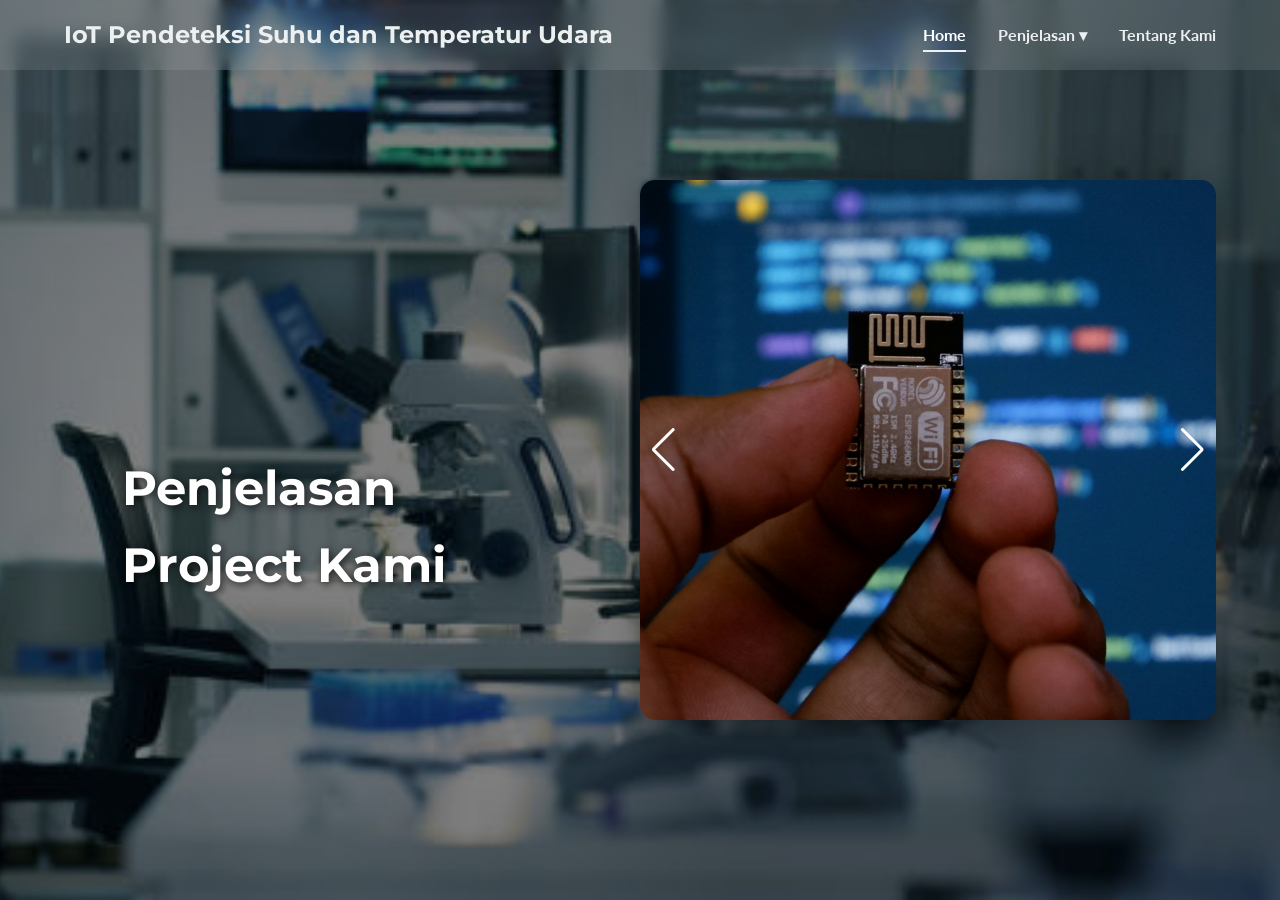
<file: index.html>
<!DOCTYPE html>
<html lang="id">
<head>
    <meta charset="UTF-8">
    <meta name="viewport" content="width=device-width, initial-scale=1.0">
    <title>Proyek Monitoring Suhu & Kelembaban IoT</title>
    
    <link rel="preconnect" href="https://fonts.googleapis.com">
    <link rel="preconnect" href="https://fonts.gstatic.com" crossorigin>
    <link href="https://fonts.googleapis.com/css2?family=Lato:wght@400;700&family=Montserrat:wght@700&display=swap" rel="stylesheet">
    
    <link rel="stylesheet" href="https://cdn.jsdelivr.net/npm/swiper@11/swiper-bundle.min.css"/>
    
    <link rel="stylesheet" href="css/style.css">
</head>
<body>
    <header class="main-header">
        <nav class="navbar">
            <a href="index.html" class="nav-logo">IoT Pendeteksi Suhu dan Temperatur Udara</a>
            <ul class="nav-menu">
                <li class="nav-item"><a href="index.html" class="nav-link active">Home</a></li>
                <li class="nav-item dropdown">
                    <a href="#" class="nav-link">Penjelasan ▾</a>
                    <ul class="dropdown-menu">
                        <li><a href="project.html">Tentang Project</a></li>
                        <li><a href="hardware.html">Hardware</a></li>
                        <li><a href="wiring.html">Wiring</a></li>
                        <li><a href="software.html">Software</a></li>
                    </ul>
                </li>
                <li class="nav-item"><a href="about.html" class="nav-link">Tentang Kami</a></li>
            </ul>
            <div class="hamburger">
                <span class="bar"></span>
                <span class="bar"></span>
                <span class="bar"></span>
            </div>
        </nav>
    </header>

    <main class="hero-section">
        <div class="slider-container">
            <h1 class="slider-title" id="slider-title-text"></h1>

            <div class="swiper">
                <div class="swiper-wrapper">
                    <div class="swiper-slide" data-title="Penjelasan Project Kami">
                        <a href="project.html"><img src="images/slider-project.jpg" alt="Ilustrasi Proyek IoT"></a>
                    </div>
                    <div class="swiper-slide" data-title="Komponen Hardware">
                        <a href="hardware.html"><img src="images/slider-hardware.jpg" alt="Komponen Hardware"></a>
                    </div>
                    <div class="swiper-slide" data-title="Rangkaian & Wiring">
                        <a href="wiring.html"><img src="images/slider-wiring.jpg" alt="Diagram Wiring"></a>
                    </div>
                    <div class="swiper-slide" data-title="Penggunaan Software">
                        <a href="software.html"><img src="images/slider-software.jpg" alt="Tampilan Software"></a>
                    </div>
                </div>
                <div class="swiper-button-prev"></div>
                <div class="swiper-button-next"></div>
            </div>
        </div>
    </main>

    <script src="https://cdn.jsdelivr.net/npm/swiper@11/swiper-bundle.min.js"></script>
    <script src="js/script.js"></script>
</body>
</html>
</file>
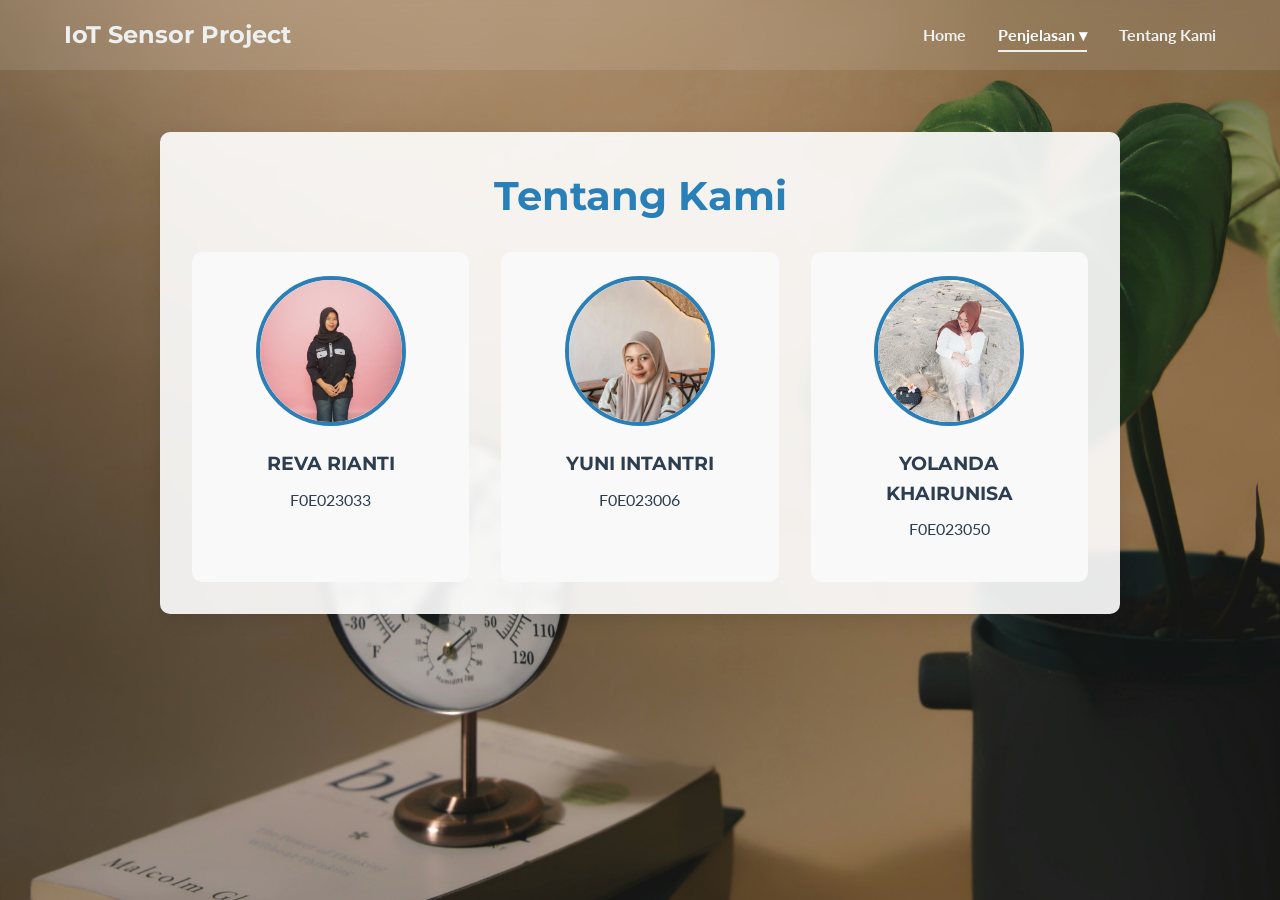
<file: about.html>
<!DOCTYPE html>
<html lang="id">
<head>
    <meta charset="UTF-8">
    <meta name="viewport" content="width=device-width, initial-scale=1.0">
    <title>Tentang Kami - Project IoT</title>
    <link rel="preconnect" href="https://fonts.googleapis.com">
    <link rel="preconnect" href="https://fonts.gstatic.com" crossorigin>
    <link href="https://fonts.googleapis.com/css2?family=Lato:wght@400;700&family=Montserrat:wght@700&display=swap" rel="stylesheet">
    <link rel="stylesheet" href="css/style.css">
</head>
<body class="page-background">
    <header class="main-header">
        <nav class="navbar">
            <a href="index.html" class="nav-logo">IoT Sensor Project</a>
            <ul class="nav-menu">
                <li class="nav-item"><a href="index.html" class="nav-link">Home</a></li>
                <li class="nav-item dropdown">
                    <a href="#" class="nav-link active">Penjelasan ▾</a>
                    <ul class="dropdown-menu">
                        <li><a href="project.html">Tentang Project</a></li>
                        <li><a href="hardware.html">Hardware</a></li>
                        <li><a href="wiring.html">Wiring</a></li>
                        <li><a href="software.html">Software</a></li>
                    </ul>
                </li>
                <li class="nav-item"><a href="about.html" class="nav-link">Tentang Kami</a></li>
            </ul>
            <div class="hamburger">
                <span class="bar"></span>
                <span class="bar"></span>
                <span class="bar"></span>
            </div>
        </nav>
    </header>

    <main class="content-page">
        <div class="container">
            <section class="content-section">
                <h1>Tentang Kami</h1>
                <div class="profile-container">
                    <div class="profile-card">
                        <img src="images/profil-1.jpg" alt="Foto Anggota 1" class="profile-pic">
                        <h3>REVA RIANTI</h3>
                        <p>F0E023033</p>
                    </div>
                    <div class="profile-card">
                        <img src="images/profil-2.jpg" alt="Foto Anggota 2" class="profile-pic">
                        <h3>YUNI INTANTRI</h3>
                        <p>F0E023006</p>
                    </div>
                    <div class="profile-card">
                        <img src="images/profil-3.jpg" alt="Foto Anggota 3" class="profile-pic">
                        <h3>YOLANDA KHAIRUNISA</h3>
                        <p>F0E023050</p>
                    </div>
                </div>
            </section>
        </div>
    </main>

    <script src="js/script.js"></script>
</body>
</html>
</file>
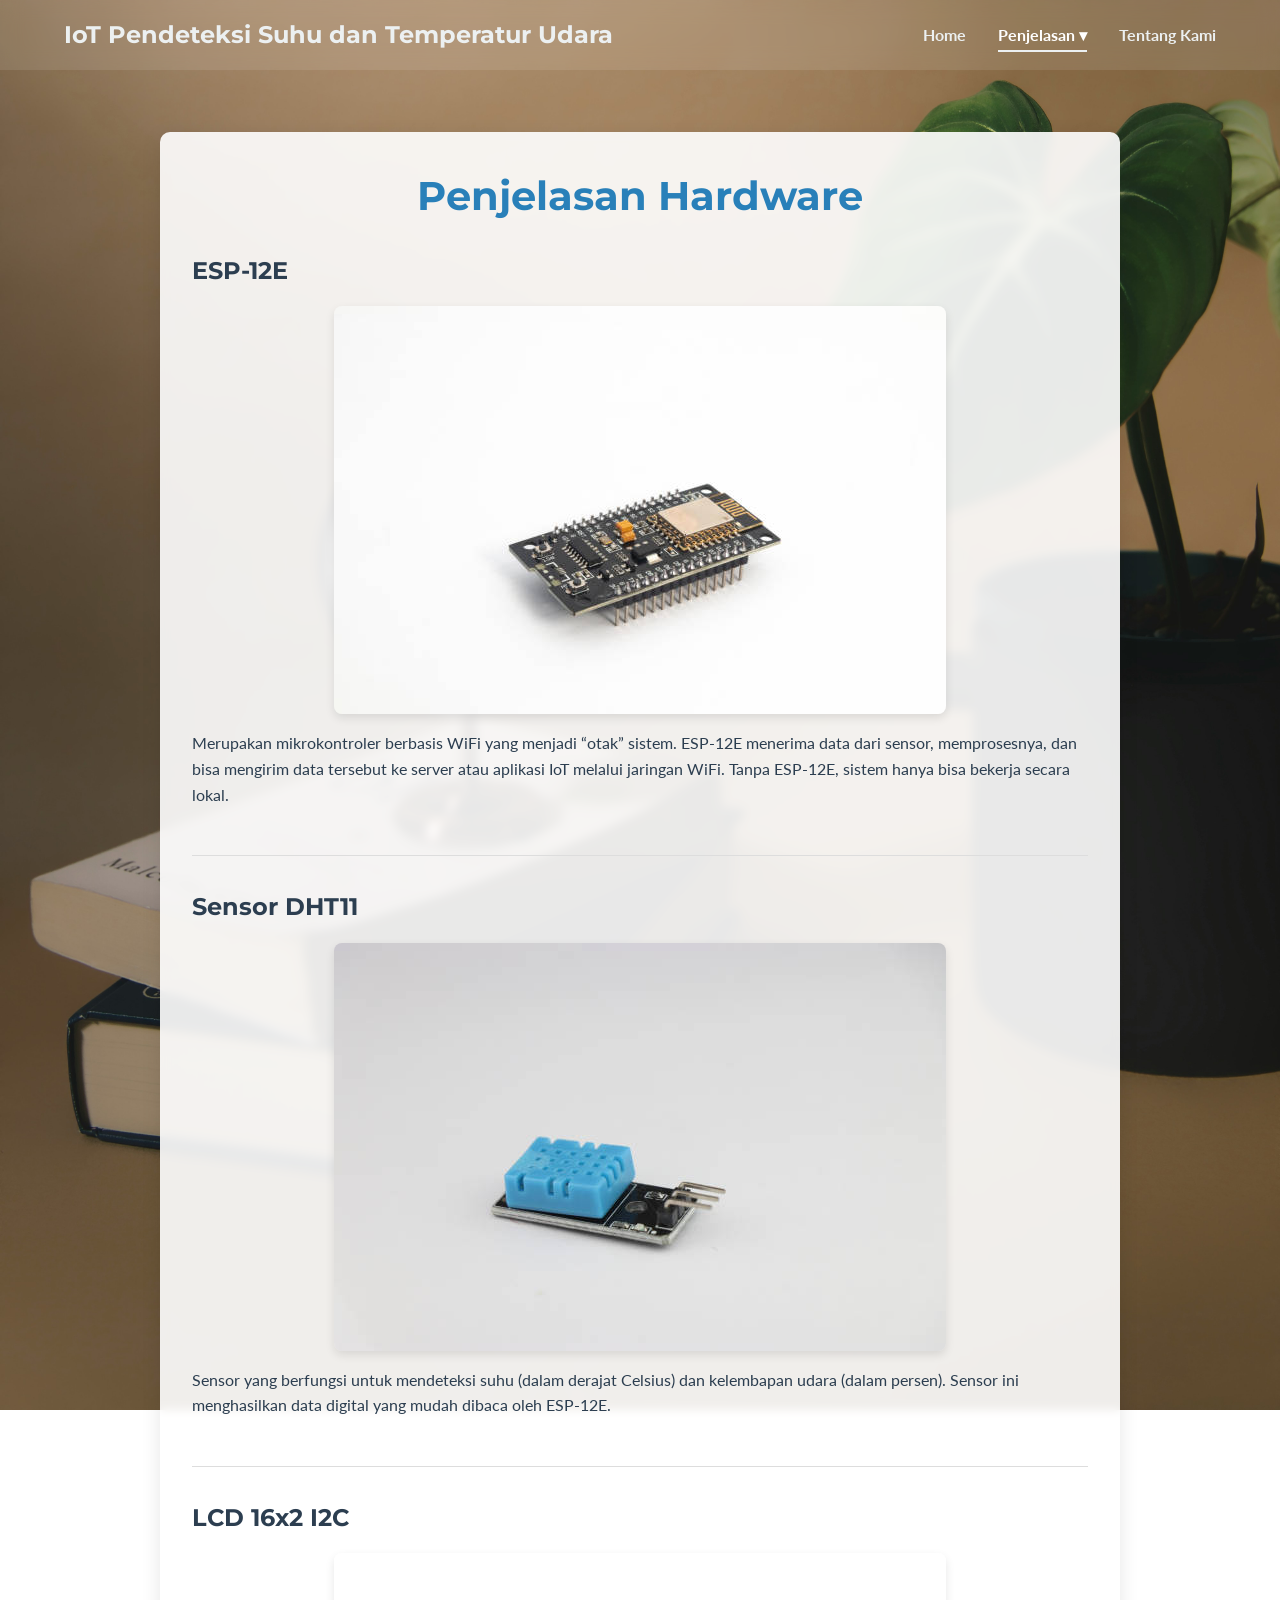
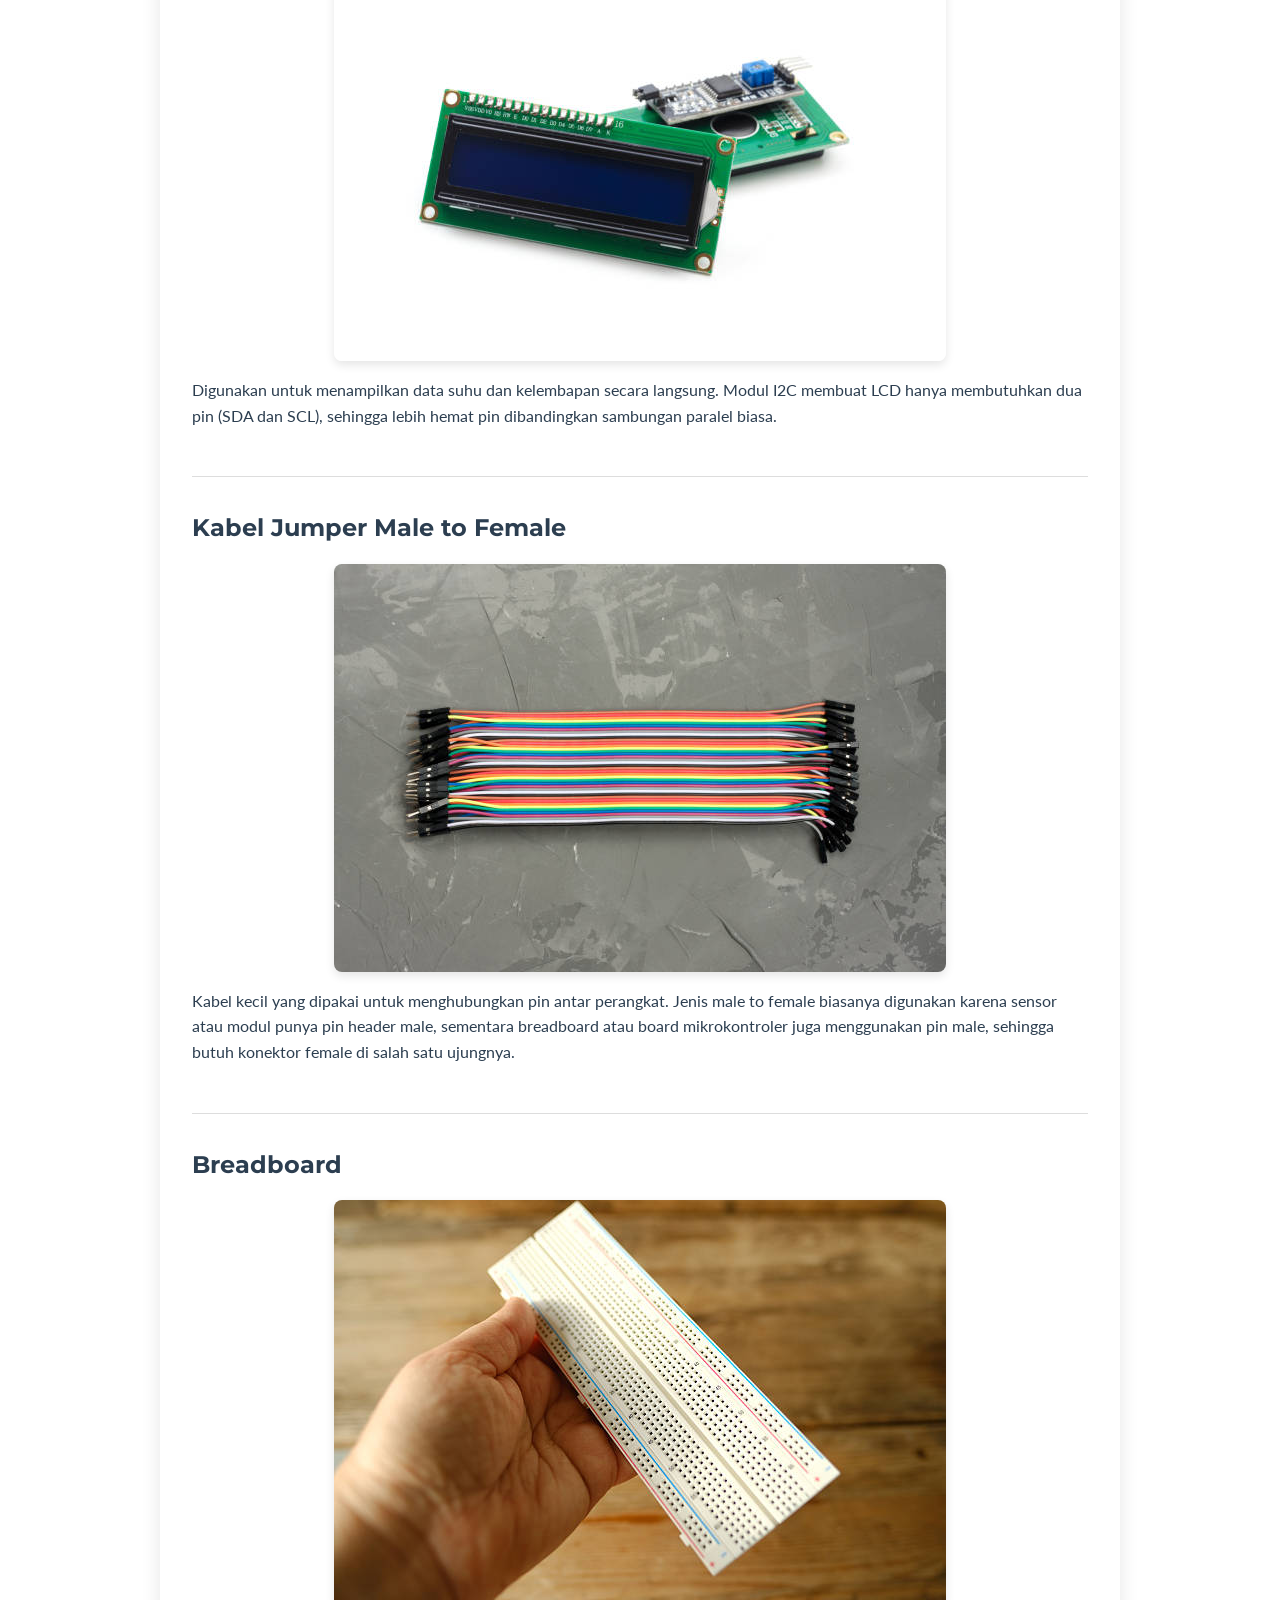
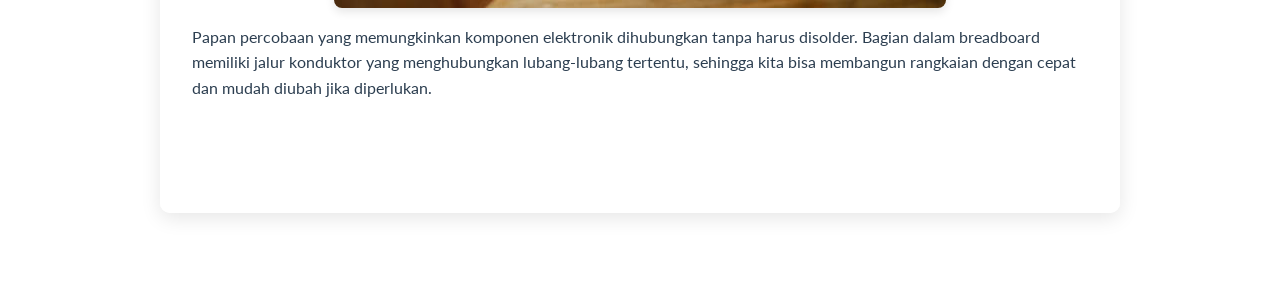
<file: hardware.html>
<!DOCTYPE html>
<html lang="id">
<head>
    <meta charset="UTF-8">
    <meta name="viewport" content="width=device-width, initial-scale=1.0">
    <title>Hardware - Project IoT</title>
    <link rel="preconnect" href="https://fonts.googleapis.com">
    <link rel="preconnect" href="https://fonts.gstatic.com" crossorigin>
    <link href="https://fonts.googleapis.com/css2?family=Lato:wght@400;700&family=Montserrat:wght@700&display=swap" rel="stylesheet">
    <link rel="stylesheet" href="css/style.css">
</head>
<body class="page-background">
    <header class="main-header">
        <nav class="navbar">
            <a href="index.html" class="nav-logo">IoT Pendeteksi Suhu dan Temperatur Udara</a>
            <ul class="nav-menu">
                <li class="nav-item"><a href="index.html" class="nav-link">Home</a></li>
                <li class="nav-item dropdown">
                    <a href="#" class="nav-link active">Penjelasan ▾</a>
                    <ul class="dropdown-menu">
                        <li><a href="project.html">Tentang Project</a></li>
                        <li><a href="hardware.html">Hardware</a></li>
                        <li><a href="wiring.html">Wiring</a></li>
                        <li><a href="software.html">Software</a></li>
                    </ul>
                </li>
                <li class="nav-item"><a href="about.html" class="nav-link">Tentang Kami</a></li>
            </ul>
            <div class="hamburger">
                <span class="bar"></span>
                <span class="bar"></span>
                <span class="bar"></span>
            </div>
        </nav>
    </header>

    <main class="content-page">
        <div class="container">
            <section class="content-section">
                <h1>Penjelasan Hardware</h1>
                
                <article class="component-detail">
                    <h2>ESP-12E</h2>
                    <img src="images/hardware-esp12e.jpg" alt="ESP-12E" class="content-image">
                    <p>Merupakan mikrokontroler berbasis WiFi yang menjadi “otak” sistem. ESP-12E menerima data dari sensor, memprosesnya, dan bisa mengirim data tersebut ke server atau aplikasi IoT melalui jaringan WiFi. Tanpa ESP-12E, sistem hanya bisa bekerja secara lokal.</p>
                </article>
            
                <article class="component-detail">
                    <h2>Sensor DHT11</h2>
                    <img src="images/hardware-dht11.jpg" alt="Sensor DHT11" class="content-image">
                    <p>Sensor yang berfungsi untuk mendeteksi suhu (dalam derajat Celsius) dan kelembapan udara (dalam persen). Sensor ini menghasilkan data digital yang mudah dibaca oleh ESP-12E.</p>
                </article>
            
                <article class="component-detail">
                    <h2>LCD 16x2 I2C</h2>
                    <img src="images/hardware-lcd.jpg" alt="LCD 16x2 I2C" class="content-image">
                    <p>Digunakan untuk menampilkan data suhu dan kelembapan secara langsung. Modul I2C membuat LCD hanya membutuhkan dua pin (SDA dan SCL), sehingga lebih hemat pin dibandingkan sambungan paralel biasa.</p>
                </article> 
                
                <article class="component-detail">
                    <h2>Kabel Jumper Male to Female</h2>
                    <img src="images/hardware-jumper.jpg" alt="Kabel Jumper" class="content-image">
                    <p>Kabel kecil yang dipakai untuk menghubungkan pin antar perangkat. Jenis male to female biasanya digunakan karena sensor atau modul punya pin header male, sementara breadboard atau board mikrokontroler juga menggunakan pin male, sehingga butuh konektor female di salah satu ujungnya.</p>
                </article> 
                
                <article class="component-detail">
                    <h2>Breadboard</h2>
                    <img src="images/hardware-breadboard.jpg" alt="Breadboard" class="content-image">
                    <p>Papan percobaan yang memungkinkan komponen elektronik dihubungkan tanpa harus disolder. Bagian dalam breadboard memiliki jalur konduktor yang menghubungkan lubang-lubang tertentu, sehingga kita bisa membangun rangkaian dengan cepat dan mudah diubah jika diperlukan.</p>
                </article> 
                
            </section>
        </div>
    </main>

    <script src="js/script.js"></script>
</body>
</html>
</file>
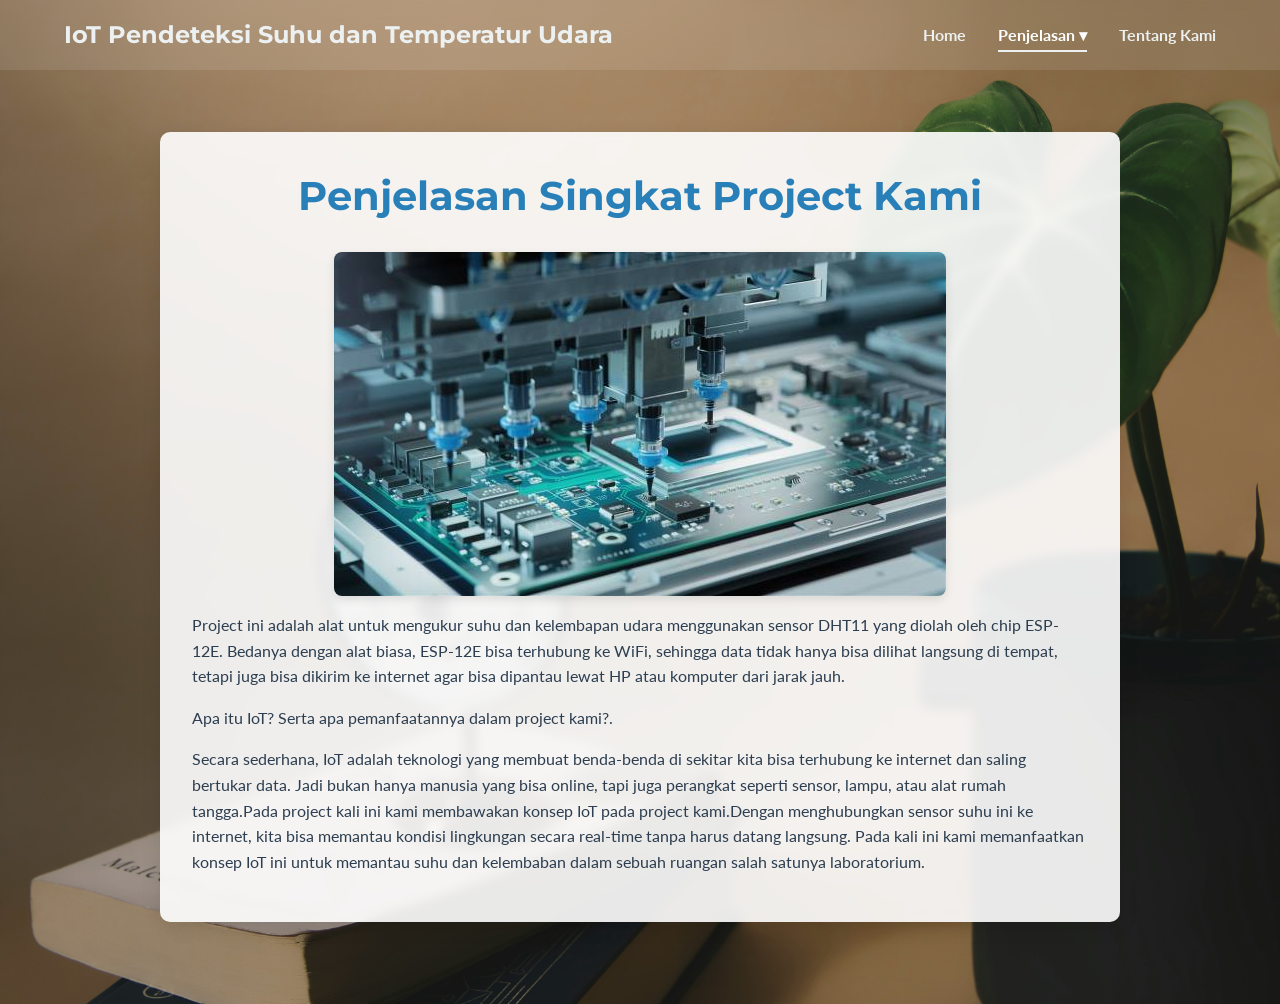
<file: project.html>
<!DOCTYPE html>
<html lang="id">
<head>
    <meta charset="UTF-8">
    <meta name="viewport" content="width=device-width, initial-scale=1.0">
    <title>Judul Halaman - Proyek IoT</title>
    <link rel="preconnect" href="https://fonts.googleapis.com">
    <link rel="preconnect" href="https://fonts.gstatic.com" crossorigin>
    <link href="https://fonts.googleapis.com/css2?family=Lato:wght@400;700&family=Montserrat:wght@700&display=swap" rel="stylesheet">
    <link rel="stylesheet" href="css/style.css">
</head>
<body class="page-background">
    <header class="main-header">
        <nav class="navbar">
            <a href="index.html" class="nav-logo">IoT Pendeteksi Suhu dan Temperatur Udara</a>
            <ul class="nav-menu">
                <li class="nav-item"><a href="index.html" class="nav-link">Home</a></li>
                <li class="nav-item dropdown">
                    <a href="#" class="nav-link active">Penjelasan ▾</a>
                    <ul class="dropdown-menu">
                        <li><a href="project.html">Tentang Project</a></li>
                        <li><a href="hardware.html">Hardware</a></li>
                        <li><a href="wiring.html">Wiring</a></li>
                        <li><a href="software.html">Software</a></li>
                    </ul>
                </li>
                <li class="nav-item"><a href="about.html" class="nav-link">Tentang Kami</a></li>
            </ul>
            <div class="hamburger">
                <span class="bar"></span>
                <span class="bar"></span>
                <span class="bar"></span>
            </div>
        </nav>
    </header>

    <main class="content-page">
        <div class="container">
            
            <section class="content-section">
                <h1>Penjelasan Singkat Project Kami</h1>
                <img src="images/project-illustration.jpg" alt="Ilustrasi Proyek" class="content-image">
                <p>
                    Project ini adalah alat untuk mengukur suhu dan kelembapan udara menggunakan sensor DHT11 yang diolah oleh chip ESP-12E. Bedanya dengan alat biasa, ESP-12E bisa terhubung ke WiFi, sehingga data tidak hanya bisa dilihat langsung di tempat, tetapi juga bisa dikirim ke internet agar bisa dipantau lewat HP atau komputer dari jarak jauh.
                </p>
                <p>
                    Apa itu IoT? Serta apa pemanfaatannya dalam project kami?.
                </p>
                <p>
                    Secara sederhana, IoT adalah teknologi yang membuat benda-benda di sekitar kita bisa terhubung ke internet dan saling bertukar data. Jadi bukan hanya manusia yang bisa online, tapi juga perangkat seperti sensor, lampu, atau alat rumah tangga.Pada project kali ini kami membawakan konsep IoT pada project kami.Dengan menghubungkan sensor suhu ini ke internet, kita bisa memantau kondisi lingkungan secara real-time tanpa harus datang langsung. Pada kali ini kami memanfaatkan konsep IoT ini untuk memantau suhu dan kelembaban dalam sebuah ruangan salah satunya laboratorium.
                </p>
            </section>
            
            </div>
    </main>

    <script src="js/script.js"></script>
</body>
</html>
</file>
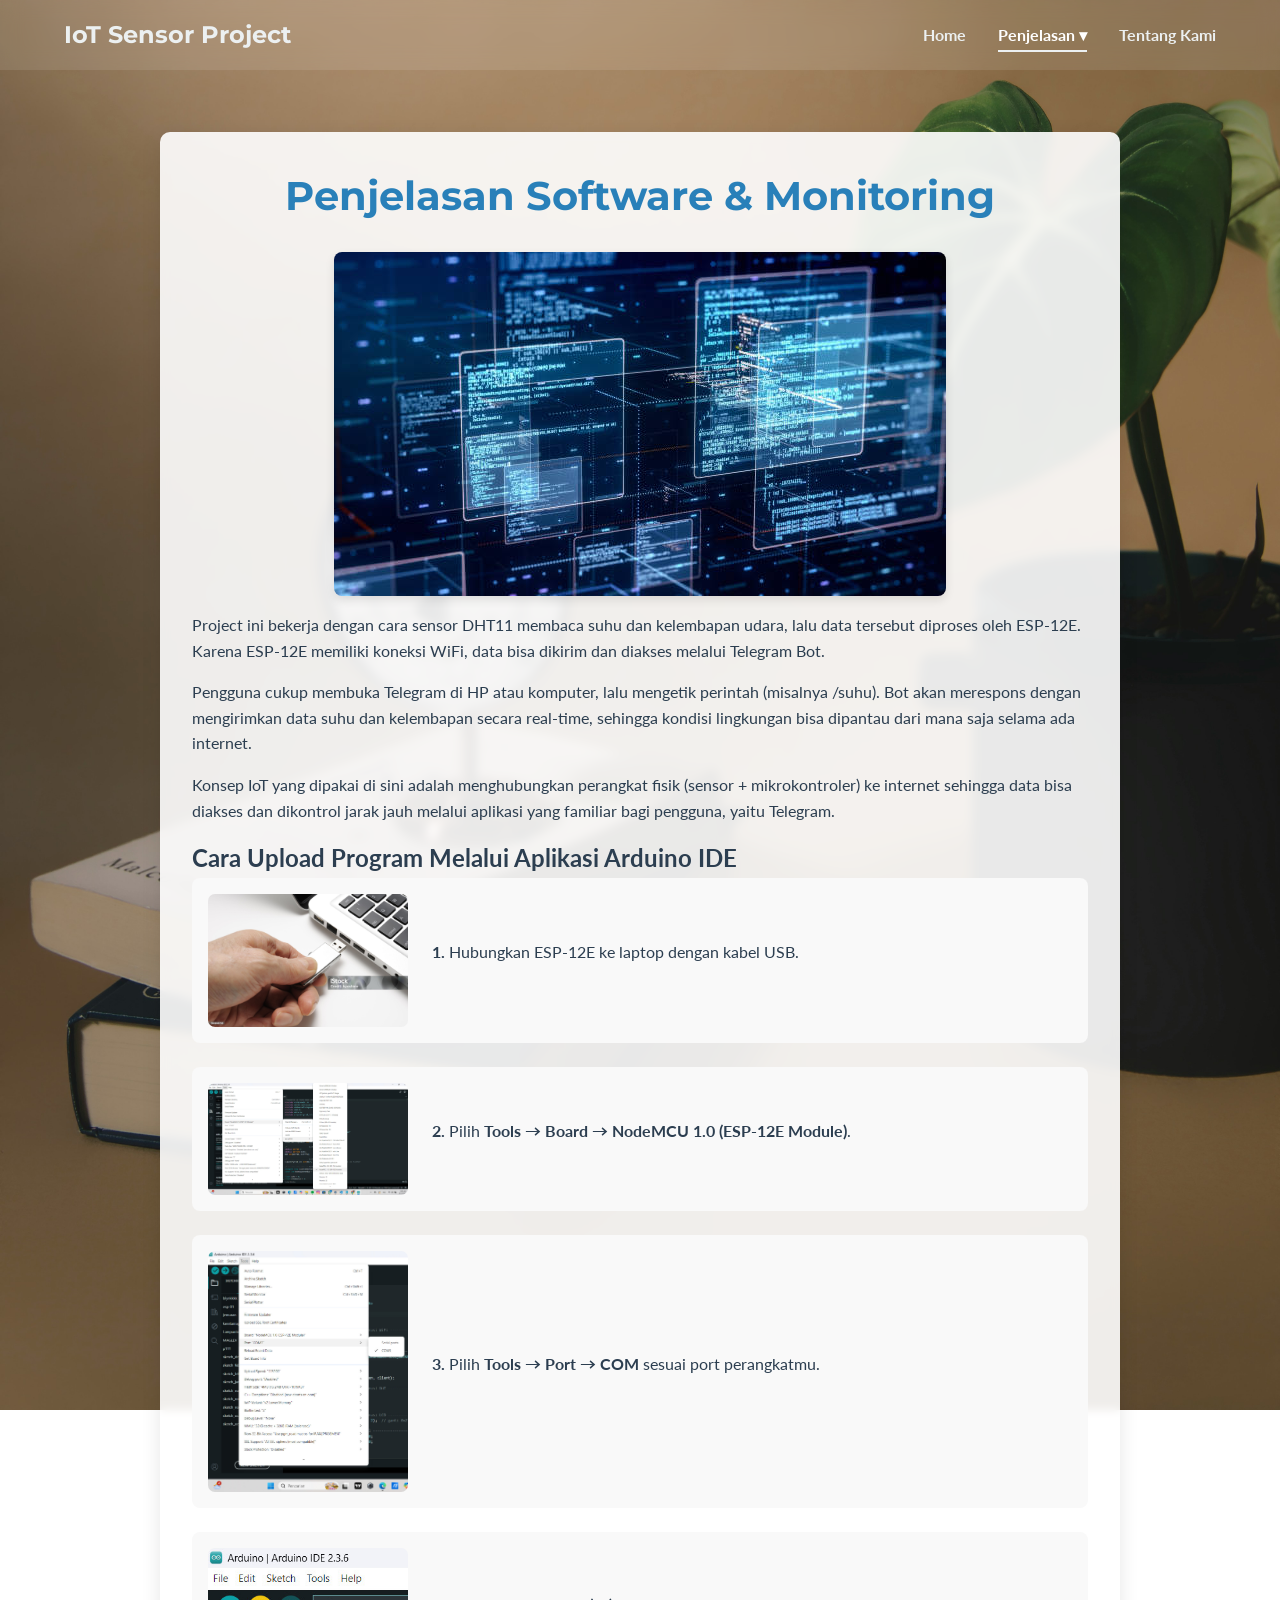
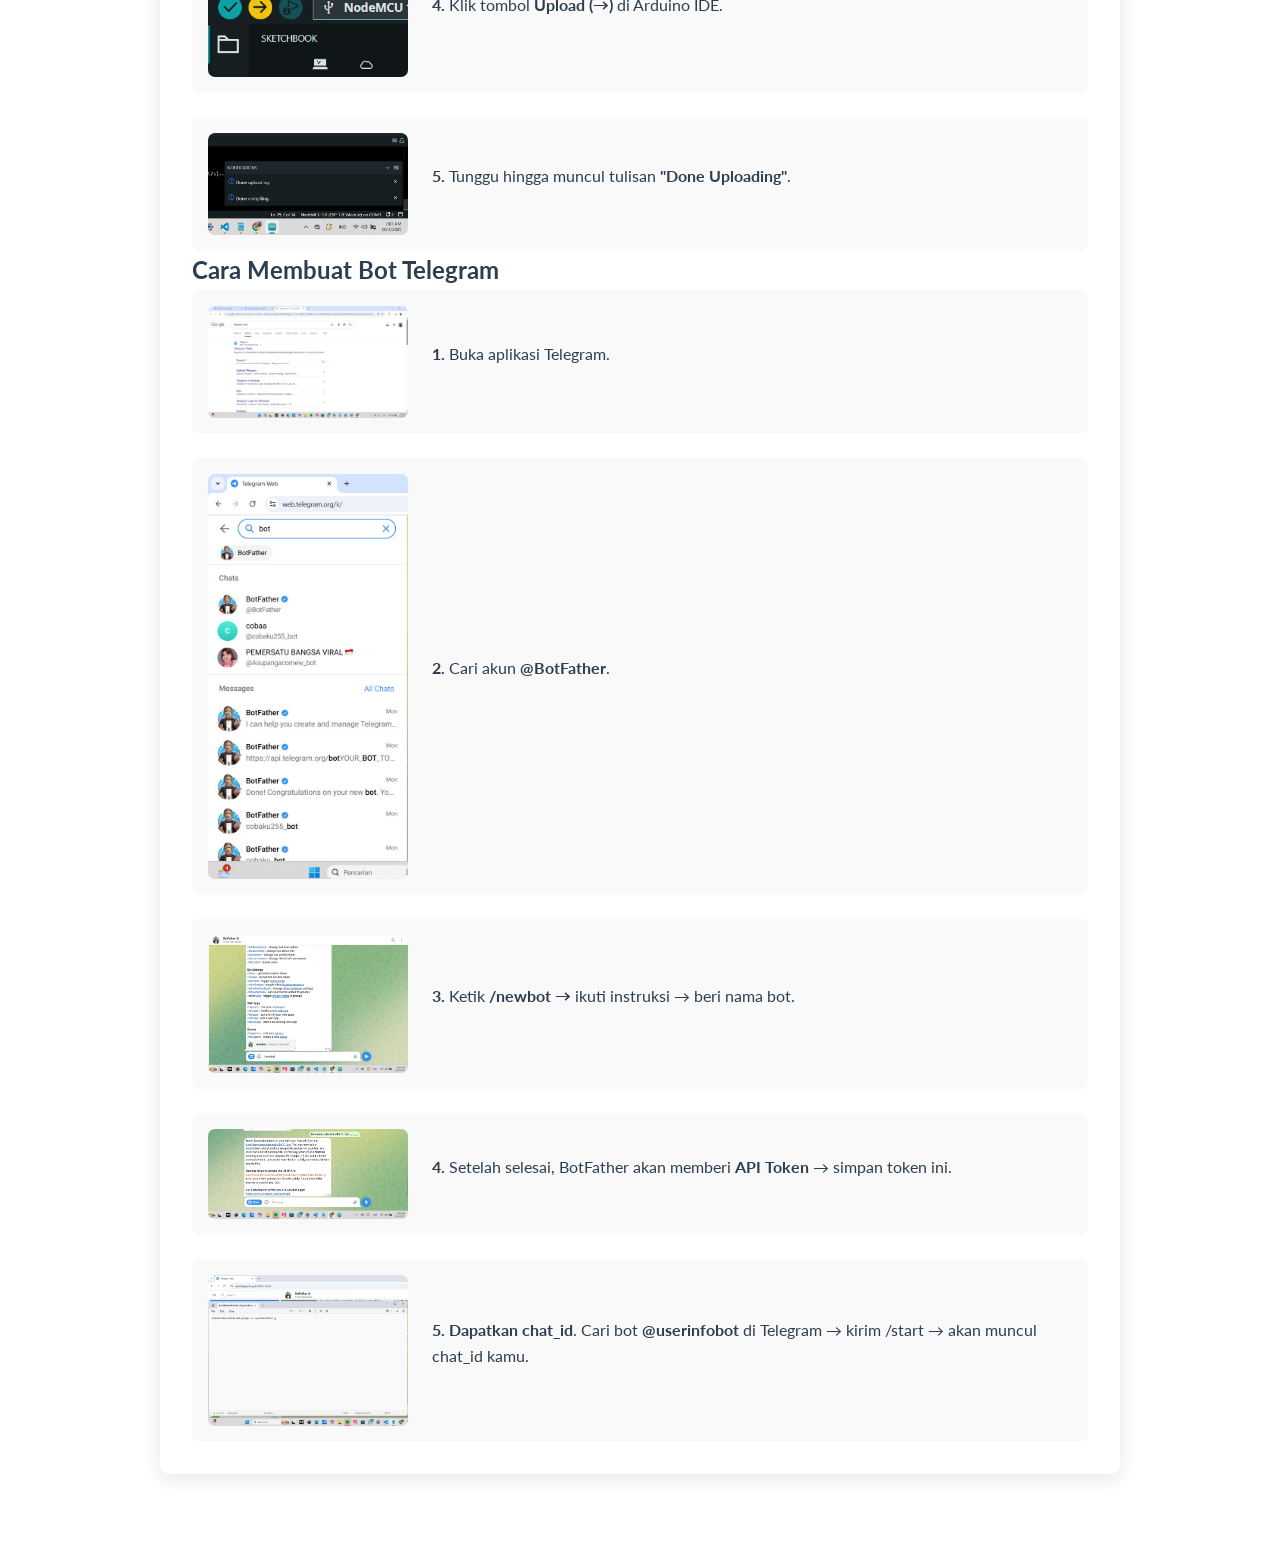
<file: software.html>
<!DOCTYPE html>
<html lang="id">
<head>
    <meta charset="UTF-8">
    <meta name="viewport" content="width=device-width, initial-scale=1.0">
    <title>Penjelasan Software - Proyek IoT</title>
    <link rel="preconnect" href="https://fonts.googleapis.com">
    <link rel="preconnect" href="https://fonts.gstatic.com" crossorigin>
    <link href="https://fonts.googleapis.com/css2?family=Lato:wght@400;700&family=Montserrat:wght@700&display=swap" rel="stylesheet">
    <link rel="stylesheet" href="css/style.css">
</head>
<body class="page-background">
    <header class="main-header">
        <nav class="navbar">
            <a href="index.html" class="nav-logo">IoT Sensor Project</a>
            <ul class="nav-menu">
                <li class="nav-item"><a href="index.html" class="nav-link">Home</a></li>
                <li class="nav-item dropdown">
                    <a href="#" class="nav-link active">Penjelasan ▾</a>
                    <ul class="dropdown-menu">
                        <li><a href="project.html">Tentang Proyek</a></li>
                        <li><a href="hardware.html">Hardware</a></li>
                        <li><a href="wiring.html">Wiring</a></li>
                        <li><a href="software.html">Software</a></li>
                    </ul>
                </li>
                <li class="nav-item"><a href="about.html" class="nav-link">Tentang Kami</a></li>
            </ul>
            <div class="hamburger">
                <span class="bar"></span>
                <span class="bar"></span>
                <span class="bar"></span>
            </div>
        </nav>
    </header>

    <main class="content-page">
        <div class="container">
            <section class="content-section">
                <h1>Penjelasan Software & Monitoring</h1>
                <img src="images/software-main.jpg" alt="Ilustrasi Software dan Monitoring" class="content-image">
                <p>
                    Project ini bekerja dengan cara sensor DHT11 membaca suhu dan kelembapan udara, lalu data tersebut diproses oleh ESP-12E. Karena ESP-12E memiliki koneksi WiFi, data bisa dikirim dan diakses melalui Telegram Bot.
                </p>
                <p>
                    Pengguna cukup membuka Telegram di HP atau komputer, lalu mengetik perintah (misalnya /suhu). Bot akan merespons dengan mengirimkan data suhu dan kelembapan secara real-time, sehingga kondisi lingkungan bisa dipantau dari mana saja selama ada internet.
                </p>
                <p>
                    Konsep IoT yang dipakai di sini adalah menghubungkan perangkat fisik (sensor + mikrokontroler) ke internet sehingga data bisa diakses dan dikontrol jarak jauh melalui aplikasi yang familiar bagi pengguna, yaitu Telegram.
                </p>
            </section>

            <section class="content-section">
                <h2>Cara Upload Program Melalui Aplikasi Arduino IDE</h2>
                <div class="step-by-step">
                    <div class="step">
                        <img src="images/upload-1.jpg" alt="Hubungkan ESP-12E ke laptop">
                        <p><b>1.</b> Hubungkan ESP-12E ke laptop dengan kabel USB.</p>
                    </div>
                    <div class="step">
                        <img src="images/upload-2.jpg" alt="Pilih Board NodeMCU">
                        <p><b>2.</b> Pilih <b>Tools → Board → NodeMCU 1.0 (ESP-12E Module)</b>.</p>
                    </div>
                    <div class="step">
                        <img src="images/upload-3.jpg" alt="Pilih Port COM">
                        <p><b>3.</b> Pilih <b>Tools → Port → COM</b> sesuai port perangkatmu.</p>
                    </div>
                    <div class="step">
                        <img src="images/upload-4.jpg" alt="Klik tombol Upload">
                        <p><b>4.</b> Klik tombol <b>Upload (→)</b> di Arduino IDE.</p>
                    </div>
                    <div class="step">
                        <img src="images/upload-5.jpg" alt="Done Uploading">
                        <p><b>5.</b> Tunggu hingga muncul tulisan <b>"Done Uploading"</b>.</p>
                    </div>
                </div>
            </section>
            
            <section class="content-section">
                <h2>Cara Membuat Bot Telegram</h2>
                <div class="step-by-step">
                    <div class="step">
                        <img src="images/bot-1.jpg" alt="Buka aplikasi Telegram">
                        <p><b>1.</b> Buka aplikasi Telegram.</p>
                    </div>
                    <div class="step">
                        <img src="images/bot-2.jpg" alt="Cari akun BotFather">
                        <p><b>2.</b> Cari akun <b>@BotFather</b>.</p>
                    </div>
                    <div class="step">
                        <img src="images/bot-3.jpg" alt="Ketik /newbot">
                        <p><b>3.</b> Ketik <b>/newbot →</b> ikuti instruksi → beri nama bot.</p>
                    </div>
                    <div class="step">
                        <img src="images/bot-4.jpg" alt="Simpan API Token">
                        <p><b>4.</b> Setelah selesai, BotFather akan memberi <b>API Token</b> → simpan token ini.</p>
                    </div>
                    <div class="step">
                        <img src="images/bot-5.jpg" alt="Dapatkan chat_id">
                        <p><b>5. Dapatkan chat_id</b>. Cari bot <b>@userinfobot</b> di Telegram → kirim /start → akan muncul chat_id kamu.</p>
                    </div>
                </div>
            </section>

        </div>
    </main>

    <script src="js/script.js"></script>
</body>
</html>
</file>
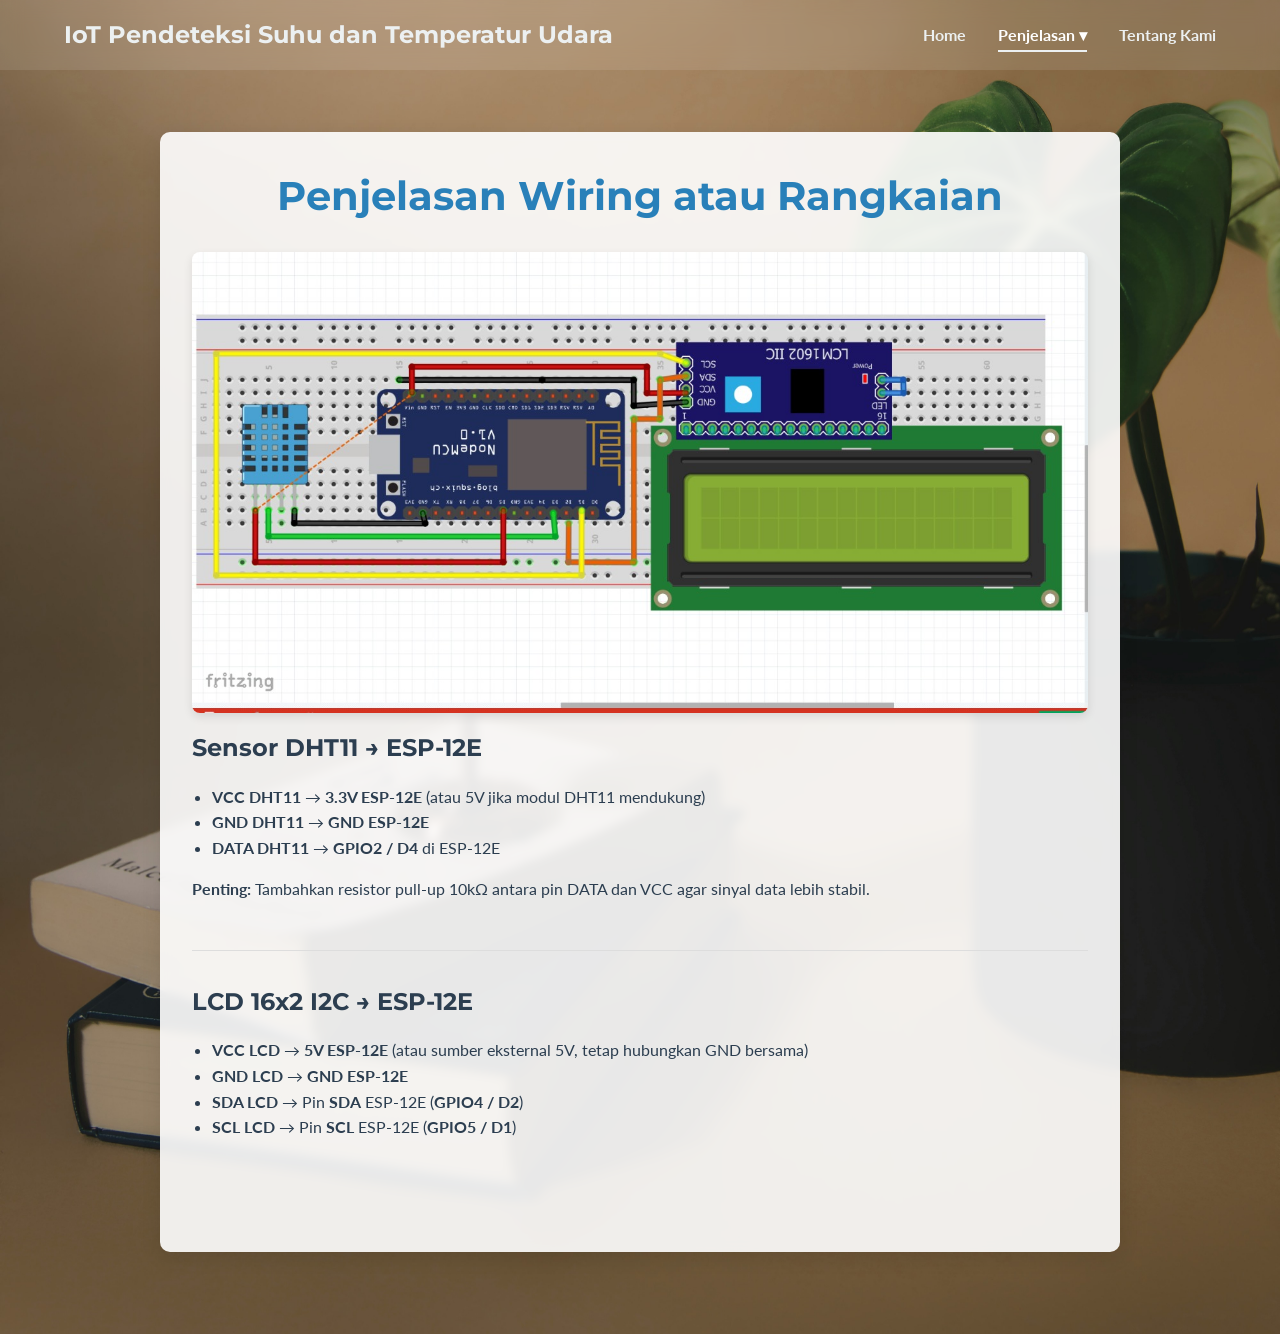
<file: wiring.html>
<!DOCTYPE html>
<html lang="id">
<head>
    <meta charset="UTF-8">
    <meta name="viewport" content="width=device-width, initial-scale=1.0">
    <title>Wiring & Rangkaian - Project IoT</title>
    <link rel="preconnect" href="https://fonts.googleapis.com">
    <link rel="preconnect" href="https://fonts.gstatic.com" crossorigin>
    <link href="https://fonts.googleapis.com/css2?family=Lato:wght@400;700&family=Montserrat:wght@700&display=swap" rel="stylesheet">
    <link rel="stylesheet" href="css/style.css">
</head>
<body class="page-background">
    <header class="main-header">
        <nav class="navbar">
            <a href="index.html" class="nav-logo">IoT Pendeteksi Suhu dan Temperatur Udara</a>
            <ul class="nav-menu">
                <li class="nav-item"><a href="index.html" class="nav-link">Home</a></li>
                <li class="nav-item dropdown">
                    <a href="#" class="nav-link active">Penjelasan ▾</a>
                    <ul class="dropdown-menu">
                        <li><a href="project.html">Tentang Project</a></li>
                        <li><a href="hardware.html">Hardware</a></li>
                        <li><a href="wiring.html">Wiring</a></li>
                        <li><a href="software.html">Software</a></li>
                    </ul>
                </li>
                <li class="nav-item"><a href="about.html" class="nav-link">Tentang Kami</a></li>
            </ul>
            <div class="hamburger">
                <span class="bar"></span>
                <span class="bar"></span>
                <span class="bar"></span>
            </div>
        </nav>
    </header>

    <main class="content-page">
        <div class="container">
            <section class="content-section">
                <h1>Penjelasan Wiring atau Rangkaian</h1>
                <img src="images/wiring-diagram.jpg" alt="Diagram Rangkaian Proyek" class="content-image">
                
                <article class="component-detail">
                    <h2>Sensor DHT11 → ESP-12E</h2>
                    <ul>
                        <li><b>VCC DHT11</b> → <b>3.3V ESP-12E</b> (atau 5V jika modul DHT11 mendukung)</li>
                        <li><b>GND DHT11</b> → <b>GND ESP-12E</b></li>
                        <li><b>DATA DHT11</b> → <b>GPIO2 / D4</b> di ESP-12E</li>
                    </ul>
                    <p><b>Penting:</b> Tambahkan resistor pull-up 10kΩ antara pin DATA dan VCC agar sinyal data lebih stabil.</p>
                </article>

                <article class="component-detail">
                    <h2>LCD 16x2 I2C → ESP-12E</h2>
                     <ul>
                        <li><b>VCC LCD</b> → <b>5V ESP-12E</b> (atau sumber eksternal 5V, tetap hubungkan GND bersama)</li>
                        <li><b>GND LCD</b> → <b>GND ESP-12E</b></li>
                        <li><b>SDA LCD</b> → Pin <b>SDA</b> ESP-12E (<b>GPIO4 / D2</b>)</li>
                        <li><b>SCL LCD</b> → Pin <b>SCL</b> ESP-12E (<b>GPIO5 / D1</b>)</li>
                    </ul>
                </article>

            </section>
        </div>
    </main>

    <script src="js/script.js"></script>
</body>
</html>
</file>
<file: css/style.css>
/* Import Google Fonts */
@import url('https://fonts.googleapis.com/css2?family=Lato:wght@400;700&family=Montserrat:wght@700&display=swap');

/* Variabel Warna dan Font */
:root {
    --primary-font: 'Lato', sans-serif;
    --heading-font: 'Montserrat', sans-serif;
    --dark-color: #2c3e50;
    --light-color: #ecf0f1;
    --accent-color: #2980b9;
    --bg-overlay: rgba(0, 0, 0, 0.5);
}

/* Reset dan Pengaturan Dasar */
* {
    box-sizing: border-box;
    margin: 0;
    padding: 0;
}

html {
    scroll-behavior: smooth;
}

body {
    font-family: var(--primary-font);
    color: var(--dark-color);
    line-height: 1.6;
    background-color: #fff;
}

/* --- Header & Navbar --- */
.main-header {
    position: fixed;
    top: 0;
    left: 0;
    width: 100%;
    z-index: 1000;
    background: rgba(255, 255, 255, 0.1);
    backdrop-filter: blur(10px);
    transition: background 0.3s ease;
}

.navbar {
    display: flex;
    justify-content: space-between;
    align-items: center;
    padding: 1rem 5%;
    width: 100%;
}

.nav-logo {
    font-family: var(--heading-font);
    font-size: 1.5rem;
    color: var(--light-color);
    text-decoration: none;
    font-weight: 700;
}

.nav-menu {
    display: flex;
    list-style: none;
    gap: 2rem;
}

.nav-link {
    color: var(--light-color);
    text-decoration: none;
    font-weight: 700;
    transition: color 0.3s ease;
    padding: 0.5rem 0;
    position: relative;
}

.nav-link:hover, .nav-link.active {
    color: #fff;
}

.nav-link::after {
    content: '';
    position: absolute;
    bottom: 0;
    left: 0;
    width: 0;
    height: 2px;
    background-color: var(--light-color);
    transition: width 0.3s ease;
}

.nav-link:hover::after, .nav-link.active::after {
    width: 100%;
}

/* Dropdown Menu */
.dropdown {
    position: relative;
}

.dropdown-menu {
    display: none;
    position: absolute;
    top: 100%;
    left: 0;
    background: #fff;
    list-style: none;
    padding: 0.5rem 0;
    border-radius: 5px;
    box-shadow: 0 4px 15px rgba(0,0,0,0.1);
    min-width: 180px;
}

.dropdown:hover .dropdown-menu {
    display: block;
}

.dropdown-menu li a {
    display: block;
    padding: 0.75rem 1.5rem;
    color: var(--dark-color);
    text-decoration: none;
    transition: background-color 0.2s ease;
}

.dropdown-menu li a:hover {
    background-color: #f4f4f4;
}

.hamburger {
    display: none;
    cursor: pointer;
}

.bar {
    display: block;
    width: 25px;
    height: 3px;
    margin: 5px auto;
    background-color: var(--light-color);
    transition: all 0.3s ease-in-out;
}


/* --- Halaman Utama (Hero & Slider) --- */
.hero-section {
    height: 100vh;
    width: 100%;
    background: url('../images/bg-utama.jpg') no-repeat center center/cover;
    display: flex;
    justify-content: center;
    align-items: center;
    position: relative;
    overflow: hidden;
}

.hero-section::after {
    content: '';
    position: absolute;
    top: 0;
    left: 0;
    width: 100%;
    height: 100%;
    background: var(--bg-overlay);
}

.slider-container {
    width: 90%;
    max-width: 1200px;
    position: relative;
    z-index: 10;
    display: flex;
    align-items: center;
    justify-content: center;
}

.slider-title {
    font-family: var(--heading-font);
    color: #fff;
    font-size: 3rem;
    position: absolute;
    left: 5%;
    top: 50%;
    transform: translateY(-50%);
    width: 40%;
    text-shadow: 2px 2px 8px rgba(0,0,0,0.7);
    z-index: 20;
    opacity: 0;
}

/* Animasi Judul */
.slide-in {
    animation: slideInFromRight 0.8s forwards ease-out;
}
.slide-out {
    animation: slideOutToLeft 0.8s forwards ease-in;
}

@keyframes slideInFromRight {
    from { transform: translateX(100%); opacity: 0; }
    to { transform: translateX(0); opacity: 1; }
}
@keyframes slideOutToLeft {
    from { transform: translateX(0); opacity: 1; }
    to { transform: translateX(-100%); opacity: 0; }
}

.swiper {
    width: 50%;
    margin-left: 50%;
    height: 60vh;
    border-radius: 15px;
    box-shadow: 0 10px 30px rgba(0,0,0,0.3);
}

.swiper-slide {
    text-align: center;
    font-size: 18px;
    background: transparent;
    display: flex;
    justify-content: center;
    align-items: center;
    cursor: pointer;
}

.swiper-slide a {
    display: block;
    width: 100%;
    height: 100%;
}

.swiper-slide img {
    display: block;
    width: 100%;
    height: 100%;
    object-fit: cover; 
}

.swiper-button-next, .swiper-button-prev {
    color: #fff;
}


/* --- Halaman Konten Lainnya --- */
.page-background {
    background: url('../images/bg-pages.jpg') no-repeat center center/cover;
    background-attachment: fixed;
}

.content-page {
    padding-top: 100px;
    padding-bottom: 50px;
    min-height: 100vh;
}

.container {
    width: 90%;
    max-width: 960px;
    margin: 2rem auto;
    padding: 2rem;
    background: rgba(255, 255, 255, 0.9);
    backdrop-filter: blur(5px);
    border-radius: 10px;
    box-shadow: 0 5px 20px rgba(0,0,0,0.1);
}

.content-section h1 {
    font-family: var(--heading-font);
    color: var(--accent-color);
    margin-bottom: 1.5rem;
    text-align: center;
    font-size: 2.5rem;
}

.content-image {
    max-width: 100%;
    height: auto;
    border-radius: 8px;
    margin: 1rem auto;
    display: block;
    box-shadow: 0 4px 10px rgba(0,0,0,0.1);
}

.content-section p, .content-section ul {
    margin-bottom: 1rem;
}
.content-section ul {
    padding-left: 20px;
}

.component-detail {
    margin-bottom: 2rem;
    padding-bottom: 2rem;
    border-bottom: 1px solid #ddd;
}
.component-detail:last-child {
    border-bottom: none;
}
.component-detail h2 {
    font-family: var(--heading-font);
    margin-bottom: 1rem;
}

.step-by-step {
    display: flex;
    flex-direction: column;
    gap: 1.5rem;
}
.step {
    display: flex;
    align-items: center;
    gap: 1.5rem;
    background: #f9f9f9;
    padding: 1rem;
    border-radius: 8px;
}
.step img {
    width: 200px;
    height: 150;
    object-fit: cover;
    border-radius: 7px;
}

/* Profil/Tentang Kami */
.profile-container {
    display: grid;
    grid-template-columns: repeat(auto-fit, minmax(250px, 1fr));
    gap: 2rem;
}
.profile-card {
    text-align: center;
    padding: 1.5rem;
    background: #f9f9f9;
    border-radius: 10px;
}
.profile-pic {
    width: 150px;
    height: 150px;
    border-radius: 50%;
    object-fit: cover;
    margin-bottom: 1rem;
    border: 4px solid var(--accent-color);
}
.profile-card h3 {
    font-family: var(--heading-font);
    margin-bottom: 0.5rem;
}


/* --- Media Queries untuk Responsivitas --- */
@media (max-width: 992px) {
    .slider-title {
        font-size: 2.5rem;
        width: 100%;
        text-align: center;
        left: 0;
        top: 20%;
        transform: translateY(-50%);
    }
    .swiper {
        width: 80%;
        margin-left: auto;
        margin-right: auto;
        height: 50vh;
        margin-top: 15vh;
    }
}

@media (max-width: 768px) {
    .hamburger {
        display: block;
    }
    
    .hamburger.active .bar:nth-child(2) { opacity: 0; }
    .hamburger.active .bar:nth-child(1) { transform: translateY(8px) rotate(45deg); }
    .hamburger.active .bar:nth-child(3) { transform: translateY(-8px) rotate(-45deg); }

    .nav-menu {
        position: fixed;
        left: -100%;
        top: 70px;
        flex-direction: column;
        background-color: #fff;
        width: 100%;
        text-align: center;
        transition: 0.3s;
        box-shadow: 0 10px 27px rgba(0, 0, 0, 0.05);
    }
    
    .nav-menu.active {
        left: 0;
    }

    .nav-item {
        margin: 1.5rem 0;
    }
    
    .nav-link, .dropdown > .nav-link {
        color: var(--dark-color);
    }

    .dropdown-menu {
        position: static;
        display: block;
        background: none;
        box-shadow: none;
        padding-left: 2rem;
    }

    .slider-title {
        top: 15%;
        font-size: 2rem;
    }

    .swiper {
        width: 90%;
        height: 45vh;
    }

    .step {
        flex-direction: column;
        text-align: center;
    }
}
</file>
